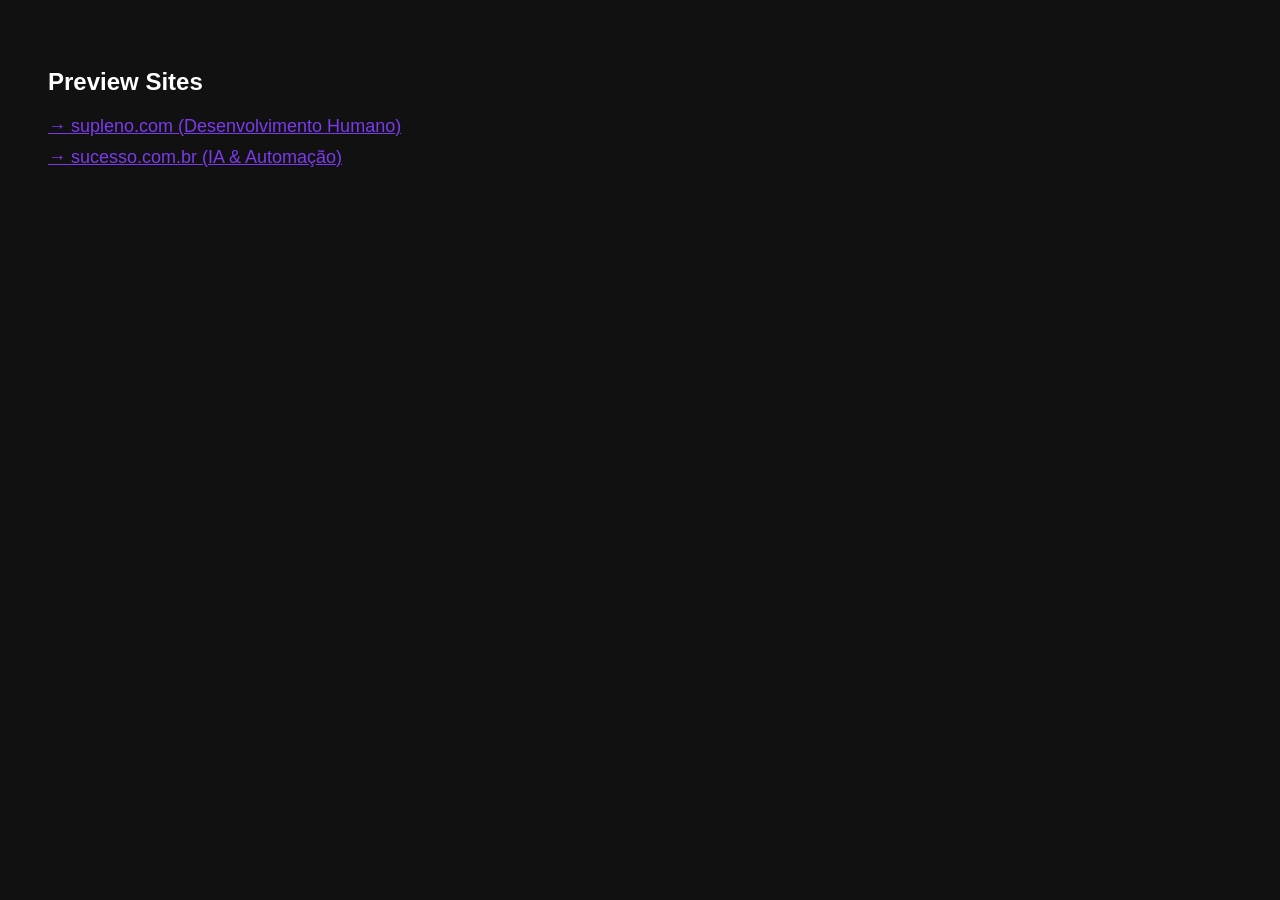
<file: index.html>
<!DOCTYPE html><html><head><meta charset="UTF-8"><title>Preview</title>
<style>body{font-family:sans-serif;padding:40px;background:#111;color:#fff}a{color:#7C3AED;font-size:18px;display:block;margin:10px 0}</style>
</head><body><h2>Preview Sites</h2>
<a href="supleno.html">→ supleno.com (Desenvolvimento Humano)</a>
<a href="sucesso.html">→ sucesso.com.br (IA & Automação)</a>
</body></html>
</file>
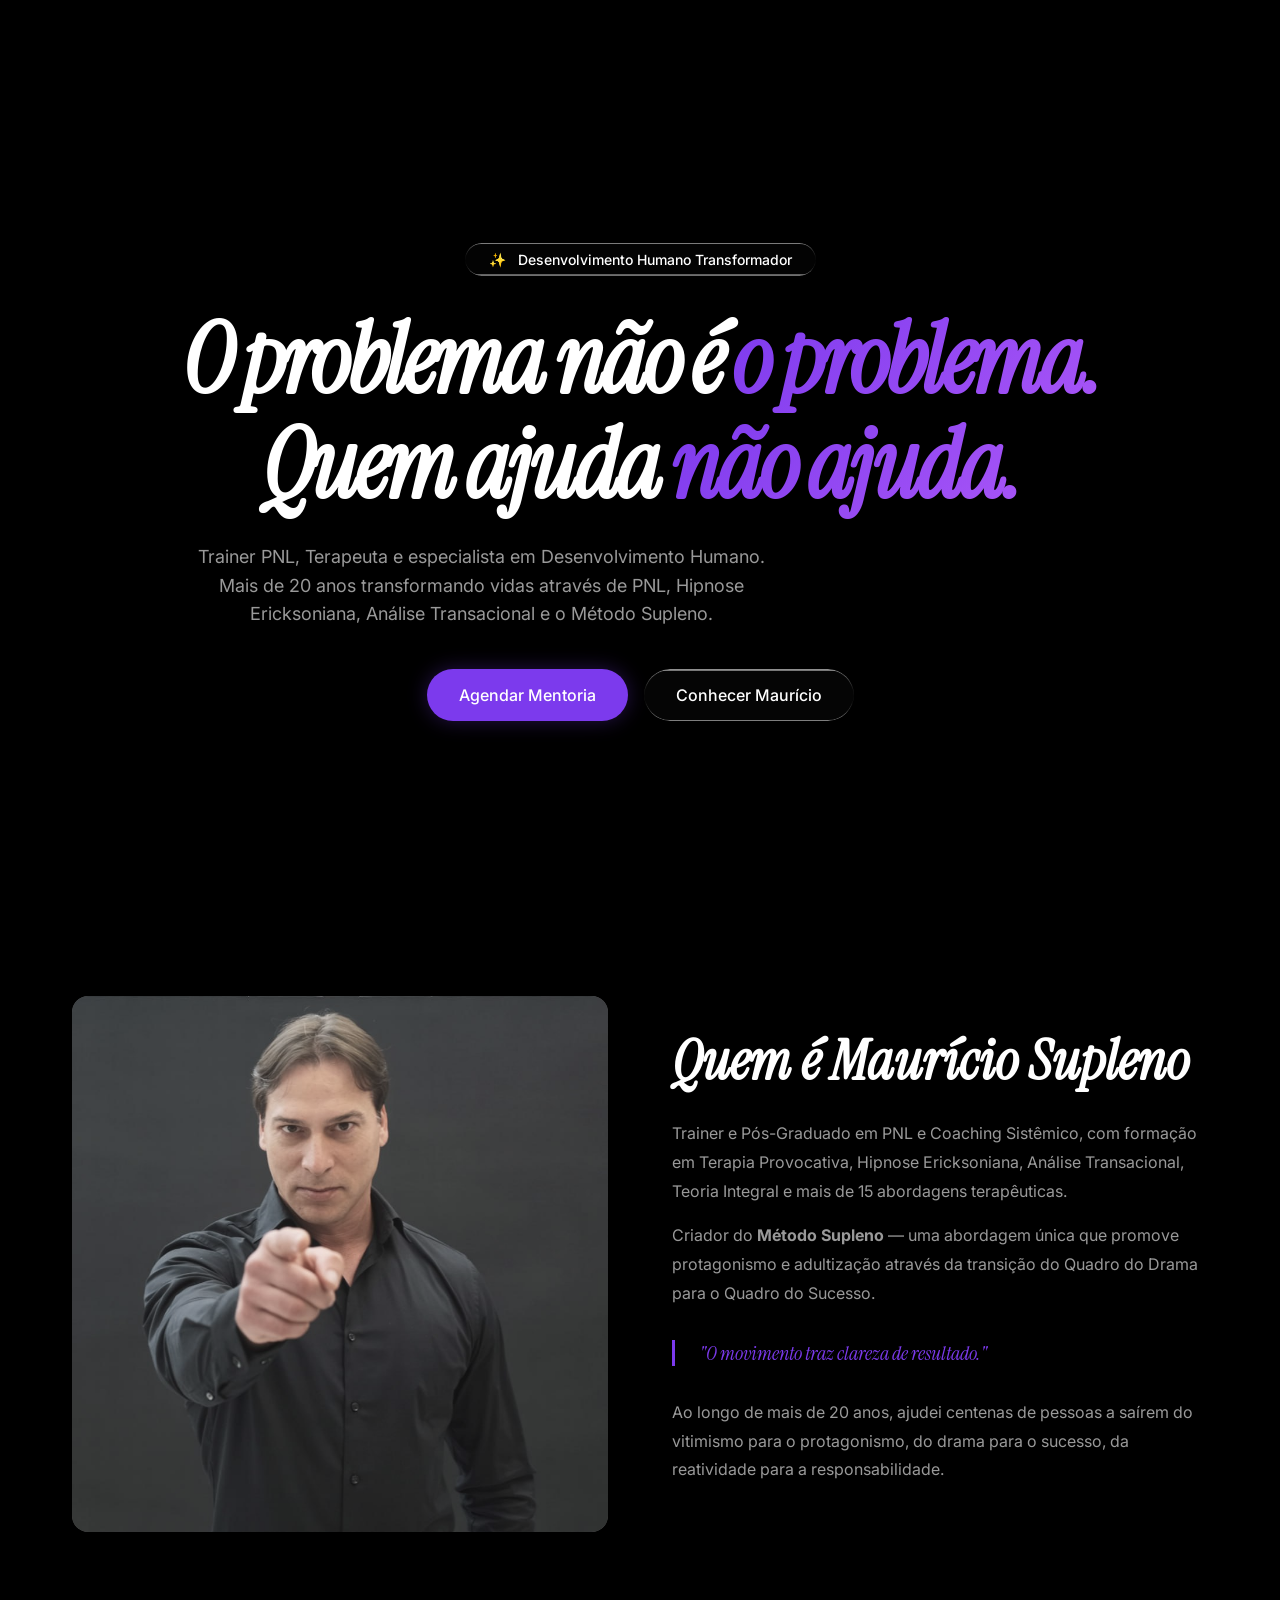
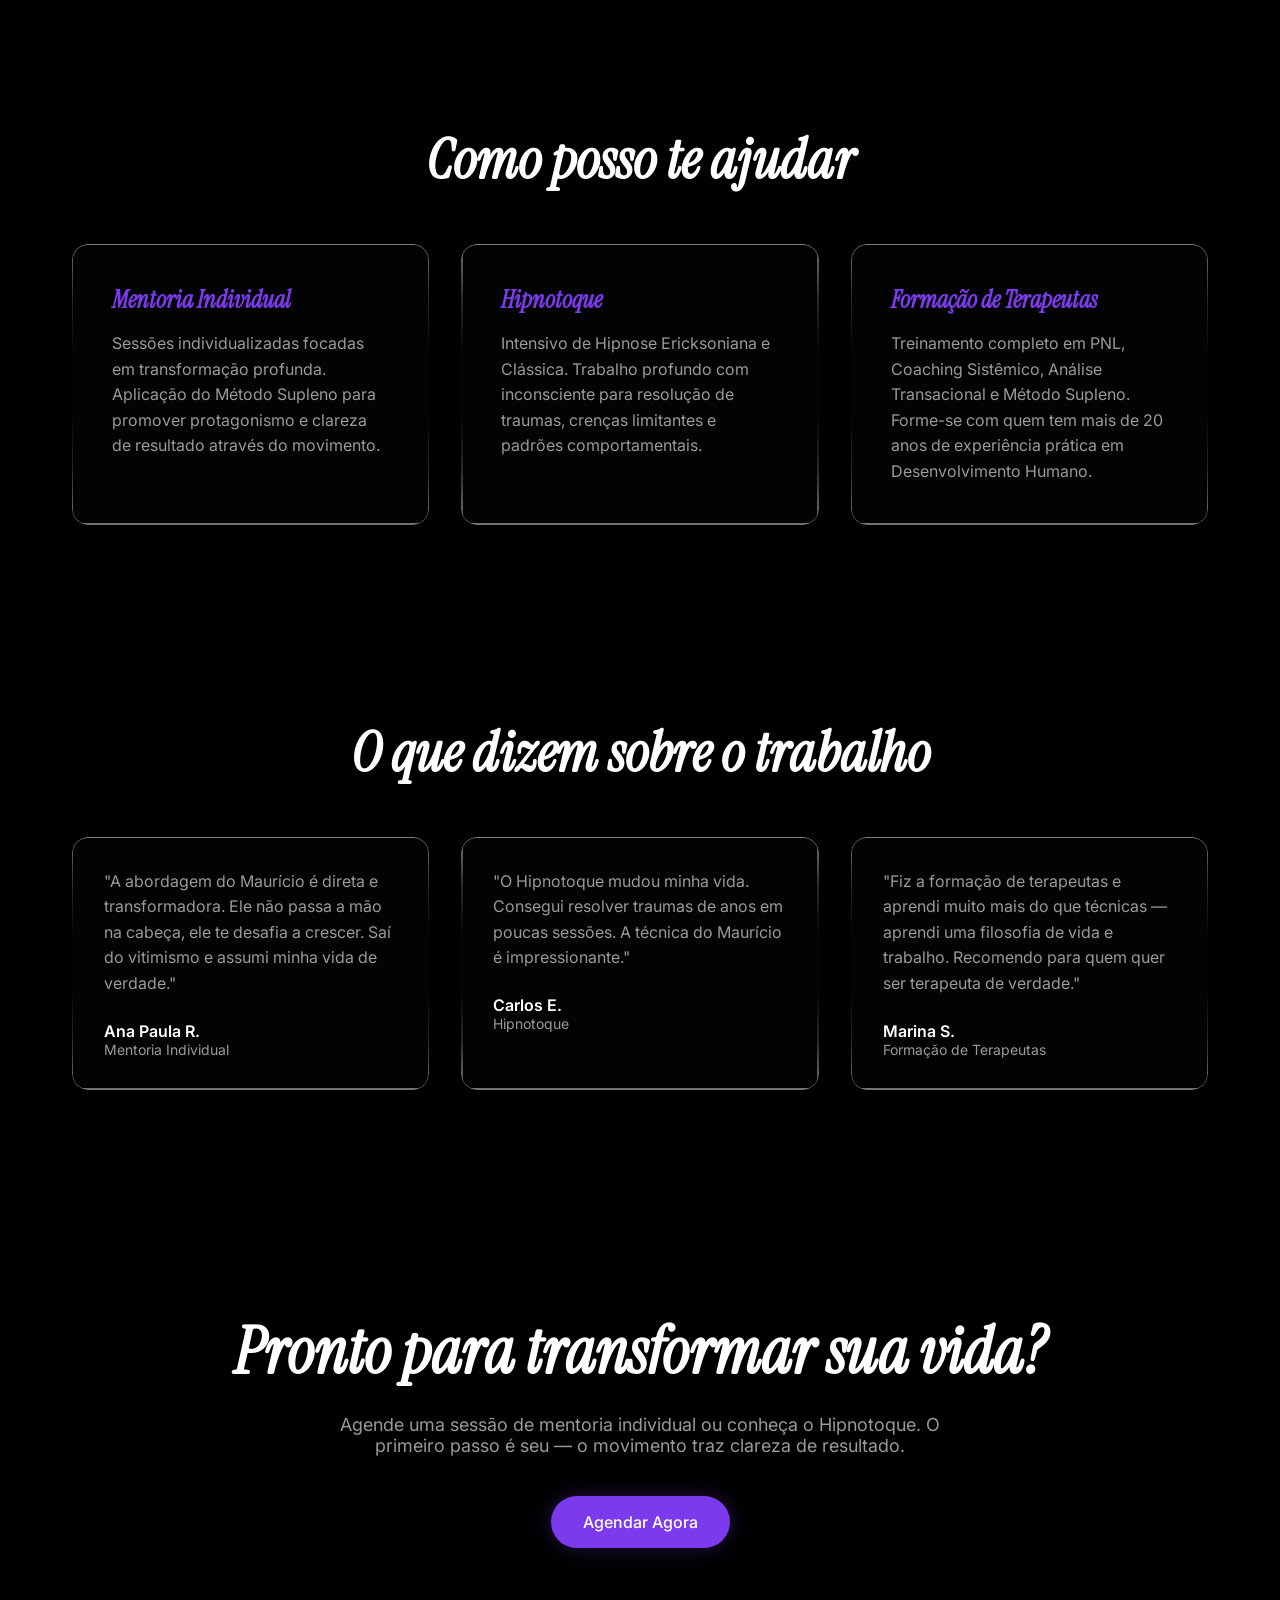
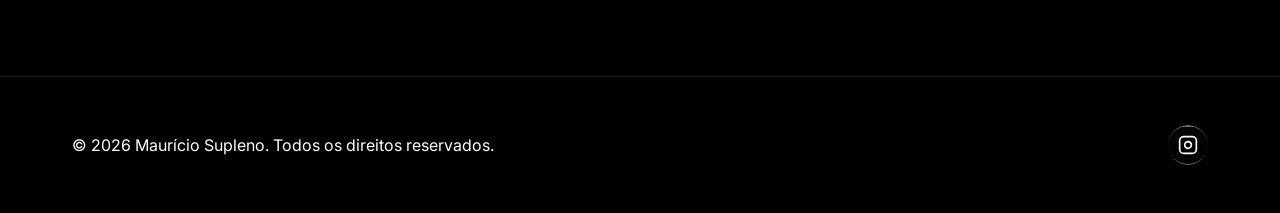
<file: supleno.html>
<!DOCTYPE html>
<html lang="pt-BR">
<head>
    <meta charset="UTF-8">
    <meta name="viewport" content="width=device-width, initial-scale=1.0">
    <title>Maurício Supleno — Desenvolvimento Humano</title>
    
    <!-- Google Fonts -->
    <link rel="preconnect" href="https://fonts.googleapis.com">
    <link rel="preconnect" href="https://fonts.gstatic.com" crossorigin>
    <link href="https://fonts.googleapis.com/css2?family=Instrument+Serif:ital@0;1&family=Inter:wght@400;500;600&display=swap" rel="stylesheet">
    
    <style>
        * {
            margin: 0;
            padding: 0;
            box-sizing: border-box;
        }

        :root {
            --background: #000000;
            --foreground: #ffffff;
            --primary: #7C3AED;
            --primary-glow: rgba(124, 58, 237, 0.3);
            --muted: rgba(255, 255, 255, 0.6);
            --border: rgba(255, 255, 255, 0.1);
        }

        body {
            font-family: 'Inter', sans-serif;
            background: var(--background);
            color: var(--foreground);
            overflow-x: hidden;
        }

        h1, h2, h3 {
            font-family: 'Instrument Serif', serif;
            font-style: italic;
        }

        /* Liquid Glass Effect */
        .liquid-glass {
            background: rgba(255, 255, 255, 0.01);
            background-blend-mode: luminosity;
            backdrop-filter: blur(4px);
            -webkit-backdrop-filter: blur(4px);
            border: none;
            box-shadow: inset 0 1px 1px rgba(255, 255, 255, 0.1);
            position: relative;
            overflow: hidden;
        }

        .liquid-glass::before {
            content: '';
            position: absolute;
            inset: 0;
            border-radius: inherit;
            padding: 1.4px;
            background: linear-gradient(180deg,
                rgba(255,255,255,0.45) 0%, 
                rgba(255,255,255,0.15) 20%,
                rgba(255,255,255,0) 40%, 
                rgba(255,255,255,0) 60%,
                rgba(255,255,255,0.15) 80%, 
                rgba(255,255,255,0.45) 100%);
            -webkit-mask: linear-gradient(#fff 0 0) content-box, linear-gradient(#fff 0 0);
            -webkit-mask-composite: xor;
            mask-composite: exclude;
            pointer-events: none;
        }

        .liquid-glass-strong {
            background: rgba(255, 255, 255, 0.02);
            backdrop-filter: blur(50px);
            -webkit-backdrop-filter: blur(50px);
            box-shadow: 4px 4px 4px rgba(0,0,0,0.05), inset 0 1px 1px rgba(255,255,255,0.15);
            border-radius: 9999px;
            position: relative;
            overflow: hidden;
        }

        .liquid-glass-strong::before {
            content: '';
            position: absolute;
            inset: 0;
            border-radius: inherit;
            padding: 1.4px;
            background: linear-gradient(180deg,
                rgba(255,255,255,0.5) 0%, 
                rgba(255,255,255,0.2) 20%,
                rgba(255,255,255,0) 40%, 
                rgba(255,255,255,0) 60%,
                rgba(255,255,255,0.2) 80%, 
                rgba(255,255,255,0.5) 100%);
            -webkit-mask: linear-gradient(#fff 0 0) content-box, linear-gradient(#fff 0 0);
            -webkit-mask-composite: xor;
            mask-composite: exclude;
            pointer-events: none;
        }

        /* Video Background */
        .video-bg {
            position: fixed;
            top: 0;
            left: 0;
            width: 100%;
            height: 100vh;
            object-fit: cover;
            z-index: 0;
            opacity: 0.4;
        }

        .video-overlay {
            position: fixed;
            top: 0;
            left: 0;
            width: 100%;
            height: 100vh;
            background: linear-gradient(to bottom, rgba(0,0,0,0.7), rgba(0,0,0,0.3), rgba(0,0,0,0.9));
            z-index: 1;
            pointer-events: none;
        }

        /* Container */
        .container {
            max-width: 1200px;
            margin: 0 auto;
            padding: 0 2rem;
            position: relative;
            z-index: 10;
        }

        /* Hero Section */
        .hero {
            min-height: 100vh;
            display: flex;
            flex-direction: column;
            justify-content: center;
            align-items: center;
            text-align: center;
            padding: 8rem 2rem 4rem;
        }

        .hero-badge {
            display: inline-flex;
            align-items: center;
            gap: 0.75rem;
            padding: 0.5rem 1.5rem;
            border-radius: 9999px;
            margin-bottom: 2rem;
            font-size: 0.875rem;
            font-weight: 500;
            animation: fadeInUp 0.6s ease-out;
        }

        .hero h1 {
            font-size: clamp(3rem, 8vw, 6rem);
            line-height: 1.1;
            letter-spacing: -0.04em;
            margin-bottom: 1.5rem;
            animation: fadeInUp 0.6s ease-out 0.2s backwards;
        }

        .hero h1 .highlight {
            background: linear-gradient(135deg, var(--primary), #a855f7);
            -webkit-background-clip: text;
            -webkit-text-fill-color: transparent;
            background-clip: text;
        }

        .hero p {
            font-size: 1.125rem;
            line-height: 1.6;
            max-width: 600px;
            color: var(--muted);
            margin-bottom: 2.5rem;
            animation: fadeInUp 0.6s ease-out 0.4s backwards;
        }

        .hero-cta {
            display: flex;
            gap: 1rem;
            flex-wrap: wrap;
            justify-content: center;
            animation: fadeInUp 0.6s ease-out 0.6s backwards;
        }

        .btn {
            padding: 1rem 2rem;
            font-size: 1rem;
            font-weight: 500;
            border-radius: 9999px;
            cursor: pointer;
            transition: all 0.3s ease;
            text-decoration: none;
            display: inline-block;
        }

        .btn-primary {
            background: var(--primary);
            color: white;
            box-shadow: 0 0 20px var(--primary-glow);
        }

        .btn-primary:hover {
            transform: scale(1.05);
            box-shadow: 0 0 30px var(--primary-glow);
        }

        .btn-secondary {
            color: white;
        }

        .btn-secondary:hover {
            transform: scale(1.05);
            background: rgba(255,255,255,0.05);
        }

        /* About Section */
        .about {
            padding: 6rem 0;
        }

        .about-content {
            display: grid;
            grid-template-columns: 1fr 1fr;
            gap: 4rem;
            align-items: center;
        }

        .about-image {
            position: relative;
            border-radius: 1rem;
            overflow: hidden;
        }

        .about-image img {
            width: 100%;
            height: auto;
            display: block;
            filter: grayscale(30%);
        }

        .about-text h2 {
            font-size: clamp(2rem, 5vw, 3.5rem);
            margin-bottom: 1.5rem;
            line-height: 1.2;
        }

        .about-text p {
            font-size: 1rem;
            line-height: 1.8;
            color: var(--muted);
            margin-bottom: 1rem;
        }

        .about-text .quote {
            font-family: 'Instrument Serif', serif;
            font-style: italic;
            font-size: 1.25rem;
            color: var(--primary);
            margin: 2rem 0;
            padding-left: 1.5rem;
            border-left: 3px solid var(--primary);
        }

        /* Services Section */
        .services {
            padding: 6rem 0;
        }

        .section-title {
            text-align: center;
            font-size: clamp(2rem, 5vw, 3.5rem);
            margin-bottom: 3rem;
        }

        .services-grid {
            display: grid;
            grid-template-columns: repeat(auto-fit, minmax(300px, 1fr));
            gap: 2rem;
        }

        .service-card {
            padding: 2.5rem;
            border-radius: 1rem;
            transition: all 0.3s ease;
        }

        .service-card:hover {
            transform: translateY(-5px);
            background: rgba(124, 58, 237, 0.05);
        }

        .service-card h3 {
            font-size: 1.5rem;
            margin-bottom: 1rem;
            color: var(--primary);
        }

        .service-card p {
            color: var(--muted);
            line-height: 1.6;
        }

        /* Testimonials Section */
        .testimonials {
            padding: 6rem 0;
        }

        .testimonials-grid {
            display: grid;
            grid-template-columns: repeat(auto-fit, minmax(300px, 1fr));
            gap: 2rem;
        }

        .testimonial-card {
            padding: 2rem;
            border-radius: 1rem;
        }

        .testimonial-quote {
            font-size: 1rem;
            line-height: 1.6;
            color: var(--muted);
            margin-bottom: 1.5rem;
        }

        .testimonial-author {
            font-weight: 600;
            color: white;
        }

        .testimonial-role {
            font-size: 0.875rem;
            color: var(--muted);
        }

        /* CTA Section */
        .cta-section {
            padding: 8rem 0;
            text-align: center;
        }

        .cta-section h2 {
            font-size: clamp(2.5rem, 6vw, 4rem);
            margin-bottom: 1.5rem;
            line-height: 1.2;
        }

        .cta-section p {
            font-size: 1.125rem;
            color: var(--muted);
            max-width: 600px;
            margin: 0 auto 2.5rem;
        }

        /* Footer */
        footer {
            padding: 3rem 0;
            border-top: 1px solid var(--border);
            text-align: center;
        }

        .footer-content {
            display: flex;
            justify-content: space-between;
            align-items: center;
            flex-wrap: wrap;
            gap: 2rem;
        }

        .footer-social {
            display: flex;
            gap: 1rem;
        }

        .social-link {
            width: 40px;
            height: 40px;
            border-radius: 50%;
            display: flex;
            align-items: center;
            justify-content: center;
            color: white;
            text-decoration: none;
            transition: all 0.3s ease;
        }

        .social-link:hover {
            background: var(--primary);
            transform: scale(1.1);
        }

        /* Animations */
        @keyframes fadeInUp {
            from {
                opacity: 0;
                transform: translateY(30px);
            }
            to {
                opacity: 1;
                transform: translateY(0);
            }
        }

        @keyframes float {
            0%, 100% { transform: translateY(0px); }
            50% { transform: translateY(-20px); }
        }

        /* Responsive */
        @media (max-width: 768px) {
            .about-content {
                grid-template-columns: 1fr;
            }

            .hero-cta {
                flex-direction: column;
                width: 100%;
            }

            .btn {
                width: 100%;
            }

            .footer-content {
                flex-direction: column;
                text-align: center;
            }
        }
    </style>
</head>
<body>
    <!-- Background Video -->
    <video class="video-bg" autoplay loop muted playsinline>
        <source src="https://d8j0ntlcm91z4.cloudfront.net/user_38xzZboKViGWJOttwIXH07lWA1P/hf_20260307_083826_e938b29f-a43a-41ec-a153-3d4730578ab8.mp4" type="video/mp4">
    </video>
    <div class="video-overlay"></div>

    <!-- Hero Section -->
    <section class="hero">
        <div class="container">
            <div class="hero-badge liquid-glass">
                <span>✨</span>
                <span>Desenvolvimento Humano Transformador</span>
            </div>

            <h1>
                O problema não é <span class="highlight">o problema.</span><br>
                Quem ajuda <span class="highlight">não ajuda.</span>
            </h1>

            <p>
                Trainer PNL, Terapeuta e especialista em Desenvolvimento Humano. 
                Mais de 20 anos transformando vidas através de PNL, Hipnose Ericksoniana, 
                Análise Transacional e o Método Supleno.
            </p>

            <div class="hero-cta">
                <a href="https://instagram.com/suplenamente" class="btn btn-primary">
                    Agendar Mentoria
                </a>
                <a href="#sobre" class="btn btn-secondary liquid-glass-strong">
                    Conhecer Maurício
                </a>
            </div>
        </div>
    </section>

    <!-- About Section -->
    <section class="about" id="sobre">
        <div class="container">
            <div class="about-content">
                <div class="about-image liquid-glass">
                    <img src="https://mrsupleno.github.io/preview-sites/mauricio.jpg" alt="Maurício Supleno">
                </div>
                <div class="about-text">
                    <h2>Quem é Maurício Supleno</h2>
                    <p>
                        Trainer e Pós-Graduado em PNL e Coaching Sistêmico, com formação em 
                        Terapia Provocativa, Hipnose Ericksoniana, Análise Transacional, 
                        Teoria Integral e mais de 15 abordagens terapêuticas.
                    </p>
                    <p>
                        Criador do <strong>Método Supleno</strong> — uma abordagem única que 
                        promove protagonismo e adultização através da transição do Quadro do Drama 
                        para o Quadro do Sucesso.
                    </p>
                    <div class="quote">
                        "O movimento traz clareza de resultado."
                    </div>
                    <p>
                        Ao longo de mais de 20 anos, ajudei centenas de pessoas a saírem 
                        do vitimismo para o protagonismo, do drama para o sucesso, 
                        da reatividade para a responsabilidade.
                    </p>
                </div>
            </div>
        </div>
    </section>

    <!-- Services Section -->
    <section class="services">
        <div class="container">
            <h2 class="section-title">Como posso te ajudar</h2>
            <div class="services-grid">
                <div class="service-card liquid-glass">
                    <h3>Mentoria Individual</h3>
                    <p>
                        Sessões individualizadas focadas em transformação profunda. 
                        Aplicação do Método Supleno para promover protagonismo e 
                        clareza de resultado através do movimento.
                    </p>
                </div>

                <div class="service-card liquid-glass">
                    <h3>Hipnotoque</h3>
                    <p>
                        Intensivo de Hipnose Ericksoniana e Clássica. 
                        Trabalho profundo com inconsciente para resolução de traumas, 
                        crenças limitantes e padrões comportamentais.
                    </p>
                </div>

                <div class="service-card liquid-glass">
                    <h3>Formação de Terapeutas</h3>
                    <p>
                        Treinamento completo em PNL, Coaching Sistêmico, Análise Transacional 
                        e Método Supleno. Forme-se com quem tem mais de 20 anos de experiência 
                        prática em Desenvolvimento Humano.
                    </p>
                </div>
            </div>
        </div>
    </section>

    <!-- Testimonials Section -->
    <section class="testimonials">
        <div class="container">
            <h2 class="section-title">O que dizem sobre o trabalho</h2>
            <div class="testimonials-grid">
                <div class="testimonial-card liquid-glass">
                    <p class="testimonial-quote">
                        "A abordagem do Maurício é direta e transformadora. 
                        Ele não passa a mão na cabeça, ele te desafia a crescer. 
                        Saí do vitimismo e assumi minha vida de verdade."
                    </p>
                    <div class="testimonial-author">Ana Paula R.</div>
                    <div class="testimonial-role">Mentoria Individual</div>
                </div>

                <div class="testimonial-card liquid-glass">
                    <p class="testimonial-quote">
                        "O Hipnotoque mudou minha vida. Consegui resolver traumas 
                        de anos em poucas sessões. A técnica do Maurício é impressionante."
                    </p>
                    <div class="testimonial-author">Carlos E.</div>
                    <div class="testimonial-role">Hipnotoque</div>
                </div>

                <div class="testimonial-card liquid-glass">
                    <p class="testimonial-quote">
                        "Fiz a formação de terapeutas e aprendi muito mais do que 
                        técnicas — aprendi uma filosofia de vida e trabalho. 
                        Recomendo para quem quer ser terapeuta de verdade."
                    </p>
                    <div class="testimonial-author">Marina S.</div>
                    <div class="testimonial-role">Formação de Terapeutas</div>
                </div>
            </div>
        </div>
    </section>

    <!-- CTA Section -->
    <section class="cta-section">
        <div class="container">
            <h2>Pronto para transformar sua vida?</h2>
            <p>
                Agende uma sessão de mentoria individual ou conheça o Hipnotoque. 
                O primeiro passo é seu — o movimento traz clareza de resultado.
            </p>
            <a href="https://instagram.com/suplenamente" class="btn btn-primary">
                Agendar Agora
            </a>
        </div>
    </section>

    <!-- Footer -->
    <footer>
        <div class="container">
            <div class="footer-content">
                <div>
                    <p>&copy; 2026 Maurício Supleno. Todos os direitos reservados.</p>
                </div>
                <div class="footer-social">
                    <a href="https://instagram.com/suplenamente" class="social-link liquid-glass" target="_blank">
                        <svg width="20" height="20" viewBox="0 0 24 24" fill="none" stroke="currentColor" stroke-width="2">
                            <rect x="2" y="2" width="20" height="20" rx="5" ry="5"></rect>
                            <path d="M16 11.37A4 4 0 1 1 12.63 8 4 4 0 0 1 16 11.37z"></path>
                            <line x1="17.5" y1="6.5" x2="17.51" y2="6.5"></line>
                        </svg>
                    </a>
                </div>
            </div>
        </div>
    </footer>
</body>
</html>
</file>
